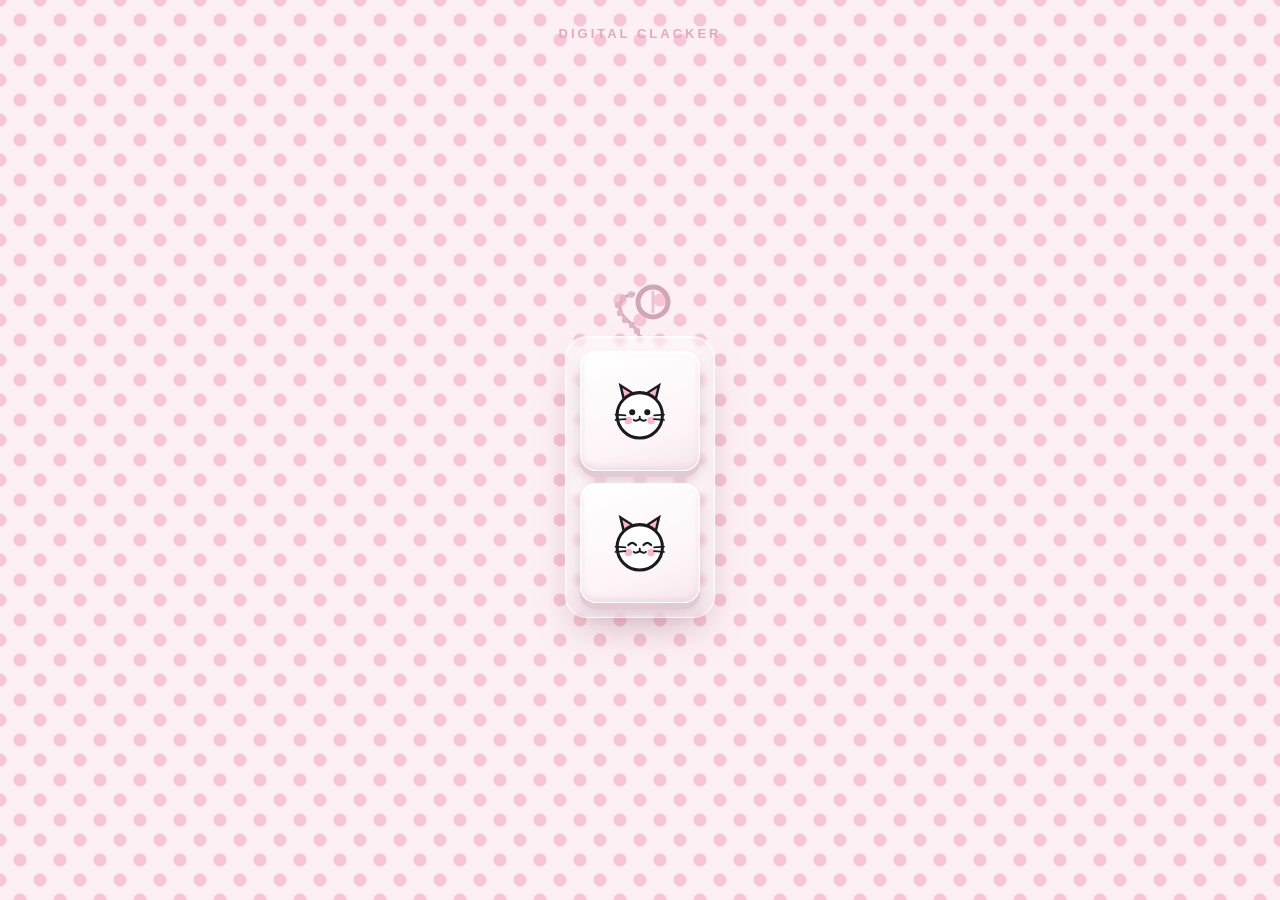
<file: index.html>
<!DOCTYPE html>
<html lang="ko" data-theme="cute">
<head>
<meta charset="UTF-8" />
<meta name="viewport" content="width=device-width, initial-scale=1.0, maximum-scale=1.0, user-scalable=no" />
<title>디지털 클락커 · 키캡키링</title>
<link rel="stylesheet" href="tokens.css" />
<style>
  * { box-sizing: border-box; -webkit-tap-highlight-color: transparent; }
  html, body { height: 100%; margin: 0; overscroll-behavior: none; }
  body {
    position: fixed; inset: 0;
    display: flex;
    flex-direction: column;
    align-items: center;
    justify-content: center;
    /* ── 땡땡이(폴카닷) 배경 ── */
    background-color: var(--bg);
    background-image:
      radial-gradient(circle, var(--bg-dot) 6px, transparent 7px),
      radial-gradient(circle, var(--bg-dot) 6px, transparent 7px);
    background-size: var(--bg-dot-size) var(--bg-dot-size);
    background-position: 0 0, calc(var(--bg-dot-size) / 2) calc(var(--bg-dot-size) / 2);
    font-family: var(--font-sans);
    color: var(--text);
    user-select: none;
    overflow: hidden;
  }

  /* ── 키링 전체 ── */
  .keyring {
    position: relative;
    display: flex;
    flex-direction: column;
    align-items: center;
  }

  /* 볼체인 + 고리 */
  .chain {
    width: 90px;
    height: 60px;
    margin-bottom: -6px;
    display: flex;
    justify-content: center;
  }
  .chain svg { overflow: visible; }

  /* 투명 바디 */
  .body {
    width: 150px;
    padding: 14px;
    display: flex;
    flex-direction: column;
    gap: var(--space-3);
    background: linear-gradient(135deg, var(--surface), var(--surface-2));
    border: 1.5px solid var(--surface-edge);
    border-radius: var(--radius-lg);
    box-shadow:
      0 18px 40px -12px rgba(120, 70, 90, 0.35),
      inset 0 1px 2px rgba(255,255,255,0.9),
      inset 0 -10px 22px rgba(220,190,205,0.3);
    backdrop-filter: blur(2px);
  }

  /* ── 키캡 ── */
  .keycap {
    position: relative;
    aspect-ratio: 1 / 1;
    border-radius: var(--radius-md);
    background: linear-gradient(160deg, var(--keycap-face-a) 0%, var(--keycap-face-b) 70%, var(--keycap-face-c) 100%);
    border: 1px solid rgba(255,255,255,0.9);
    box-shadow:
      0 6px 0 var(--keycap-side),            /* 키캡 옆벽(높이) */
      0 9px 14px rgba(120,80,100,0.25),
      inset 0 2px 3px rgba(255,255,255,0.95),
      inset 0 -3px 6px rgba(225,200,212,0.5);
    display: flex;
    align-items: center;
    justify-content: center;
    cursor: pointer;
    touch-action: manipulation;
    transition: transform .04s ease, box-shadow .04s ease;
    will-change: transform;
  }
  .keycap .glyph {
    width: 64%;
    height: 64%;
    display: flex;
    align-items: center;
    justify-content: center;
    pointer-events: none;
  }
  .keycap .glyph svg { width: 100%; height: 100%; }

  /* 눌림 상태 */
  .keycap.pressed {
    transform: translateY(5px);
    box-shadow:
      0 1px 0 var(--keycap-side),
      0 2px 5px rgba(120,80,100,0.25),
      inset 0 2px 4px rgba(220,196,208,0.55);
  }

  .title {
    position: fixed; top: 26px; left: 0; right: 0;
    text-align: center; font-size: var(--font-size-sm); letter-spacing: var(--tracking-title);
    color: var(--title); font-weight: var(--font-weight-bold);
  }
</style>
</head>
<body>
  <div class="title">DIGITAL CLACKER</div>

  <div class="keyring">
    <!-- 볼체인 + 고리 -->
    <div class="chain">
      <svg width="90" height="60" viewBox="0 0 90 60">
        <g stroke="#d6a9bb" stroke-width="3" fill="none">
          <path d="M45 60 C45 44 30 40 26 30 C22 20 30 12 40 12" />
        </g>
        <!-- 볼체인 구슬 -->
        <g fill="#e0b6c6">
          <circle cx="45" cy="56" r="3.2"/><circle cx="42" cy="49" r="3.2"/>
          <circle cx="37" cy="43" r="3.2"/><circle cx="30" cy="38" r="3.2"/>
          <circle cx="25" cy="31" r="3.2"/><circle cx="23" cy="23" r="3.2"/>
          <circle cx="28" cy="16" r="3.2"/><circle cx="36" cy="12.5" r="3.2"/>
        </g>
        <!-- 카라비너 고리 -->
        <g stroke="#d2a4b6" stroke-width="5" fill="none" stroke-linecap="round">
          <circle cx="58" cy="20" r="15"/>
        </g>
        <line x1="58" y1="9" x2="58" y2="31" stroke="#e8c4d2" stroke-width="3"/>
      </svg>
    </div>

    <!-- 투명 바디 -->
    <div class="body">
      <!-- 고양이 1: 동그란 눈 -->
      <div class="keycap" data-key="f" data-sound="hi" tabindex="0" aria-label="고양이 버튼 1">
        <span class="glyph">
          <svg viewBox="0 0 100 100">
            <!-- 귀 -->
            <path fill="#1b1b1f" d="M27 34 L22 13 L44 27 Z"/>
            <path fill="#1b1b1f" d="M73 34 L78 13 L56 27 Z"/>
            <path fill="#ffb3c8" d="M30 32 L27 20 L40 28 Z"/>
            <path fill="#ffb3c8" d="M70 32 L73 20 L60 28 Z"/>
            <!-- 얼굴 -->
            <circle cx="50" cy="56" r="30" fill="#fff" stroke="#1b1b1f" stroke-width="4"/>
            <!-- 볼터치 -->
            <circle cx="35" cy="63" r="5" fill="#ffb3c8"/>
            <circle cx="65" cy="63" r="5" fill="#ffb3c8"/>
            <!-- 눈 -->
            <circle cx="40" cy="52" r="4" fill="#1b1b1f"/>
            <circle cx="60" cy="52" r="4" fill="#1b1b1f"/>
            <!-- 코/입 -->
            <path d="M50 58 L50 61 M50 61 Q45 65 42 62 M50 61 Q55 65 58 62"
              fill="none" stroke="#1b1b1f" stroke-width="2.6" stroke-linecap="round"/>
            <!-- 수염 -->
            <g stroke="#1b1b1f" stroke-width="2.4" stroke-linecap="round">
              <line x1="18" y1="55" x2="31" y2="56"/><line x1="18" y1="62" x2="31" y2="61"/>
              <line x1="82" y1="55" x2="69" y2="56"/><line x1="82" y1="62" x2="69" y2="61"/>
            </g>
          </svg>
        </span>
      </div>

      <!-- 고양이 2: 웃는 눈 ^^ -->
      <div class="keycap" data-key="j" data-sound="lo" tabindex="0" aria-label="고양이 버튼 2">
        <span class="glyph">
          <svg viewBox="0 0 100 100">
            <!-- 귀 -->
            <path fill="#1b1b1f" d="M27 34 L22 13 L44 27 Z"/>
            <path fill="#1b1b1f" d="M73 34 L78 13 L56 27 Z"/>
            <path fill="#ffb3c8" d="M30 32 L27 20 L40 28 Z"/>
            <path fill="#ffb3c8" d="M70 32 L73 20 L60 28 Z"/>
            <!-- 얼굴 -->
            <circle cx="50" cy="56" r="30" fill="#fff" stroke="#1b1b1f" stroke-width="4"/>
            <!-- 볼터치 -->
            <circle cx="35" cy="63" r="5" fill="#ffb3c8"/>
            <circle cx="65" cy="63" r="5" fill="#ffb3c8"/>
            <!-- 웃는 눈 -->
            <path d="M35 53 Q40 47 45 53" fill="none" stroke="#1b1b1f" stroke-width="3" stroke-linecap="round"/>
            <path d="M55 53 Q60 47 65 53" fill="none" stroke="#1b1b1f" stroke-width="3" stroke-linecap="round"/>
            <!-- 코/입 -->
            <path d="M50 58 L50 61 M50 61 Q45 65 42 62 M50 61 Q55 65 58 62"
              fill="none" stroke="#1b1b1f" stroke-width="2.6" stroke-linecap="round"/>
            <!-- 수염 -->
            <g stroke="#1b1b1f" stroke-width="2.4" stroke-linecap="round">
              <line x1="18" y1="55" x2="31" y2="56"/><line x1="18" y1="62" x2="31" y2="61"/>
              <line x1="82" y1="55" x2="69" y2="56"/><line x1="82" y1="62" x2="69" y2="61"/>
            </g>
          </svg>
        </span>
      </div>
    </div>
  </div>

<script>
(function () {
  // ── 오디오: Web Audio API로 기계식 '딸깍' 합성 ──
  let ctx;
  function audio() {
    if (!ctx) ctx = new (window.AudioContext || window.webkitAudioContext)();
    return ctx;
  }

  // 모바일(특히 iOS) 오디오 언락:
  //  1) 첫 사용자 입력에서 AudioContext resume + 무음 버퍼 재생
  //  2) 무음 루프 <audio>로 오디오 세션을 'playback'으로 전환 → 무음 스위치에도 소리 재생
  let unlocked = false;
  let silentEl;
  function unlockAudio() {
    if (unlocked) return;
    const ac = audio();
    if (ac.state === "suspended") ac.resume();
    // 무음 버퍼 1샘플 재생
    const b = ac.createBuffer(1, 1, 22050);
    const s = ac.createBufferSource();
    s.buffer = b; s.connect(ac.destination); s.start(0);
    // 무음 루프 오디오 (iOS 무음 스위치 우회)
    if (!silentEl) {
      silentEl = new Audio(
        "[data-uri]"
      );
      silentEl.loop = true;
      silentEl.volume = 0.001;
    }
    silentEl.play().catch(function(){});
    unlocked = true;
  }
  // 화면 어디를 처음 만지든 언락
  ["pointerdown", "touchstart", "keydown"].forEach(function (ev) {
    window.addEventListener(ev, unlockAudio, { once: false, passive: true });
  });
  document.addEventListener("visibilitychange", function () {
    if (!document.hidden && ctx && ctx.state === "suspended") ctx.resume();
  });

  // 두 단계(누름/뗌) 클릭. variant: 음높이/질감 살짝 다르게
  function click(variant, down) {
    const ac = audio();
    if (ac.state === "suspended") ac.resume();
    const t = ac.currentTime;
    const base = variant === "hi" ? 1.0 : 0.82;

    // 1) 짧은 노이즈 버스트 = 플라스틱 부딪히는 '딱'
    const dur = 0.045;
    const buf = ac.createBuffer(1, Math.floor(ac.sampleRate * dur), ac.sampleRate);
    const data = buf.getChannelData(0);
    for (let i = 0; i < data.length; i++) {
      const env = Math.pow(1 - i / data.length, down ? 7 : 12);
      data[i] = (Math.random() * 2 - 1) * env;
    }
    const noise = ac.createBufferSource();
    noise.buffer = buf;
    const bp = ac.createBiquadFilter();
    bp.type = "bandpass";
    bp.frequency.value = (down ? 2600 : 3400) * base;
    bp.Q.value = 0.8;
    const ng = ac.createGain();
    ng.gain.value = down ? 0.5 : 0.32;
    noise.connect(bp).connect(ng).connect(ac.destination);
    noise.start(t);
    noise.stop(t + dur);

    // 2) 짧은 톤 = '딸깍'의 울림
    const osc = ac.createOscillator();
    osc.type = "triangle";
    osc.frequency.setValueAtTime((down ? 720 : 1050) * base, t);
    osc.frequency.exponentialRampToValueAtTime((down ? 380 : 620) * base, t + 0.03);
    const og = ac.createGain();
    og.gain.setValueAtTime(down ? 0.22 : 0.14, t);
    og.gain.exponentialRampToValueAtTime(0.0001, t + 0.05);
    osc.connect(og).connect(ac.destination);
    osc.start(t);
    osc.stop(t + 0.06);
  }

  // ── 키캡 누름/뗌 처리 ──
  const caps = {};
  document.querySelectorAll(".keycap").forEach((cap) => {
    caps[cap.dataset.key] = cap;
  });

  function press(cap) {
    if (!cap || cap.classList.contains("pressed")) return;
    cap.classList.add("pressed");
    click(cap.dataset.sound, true);
  }
  function release(cap) {
    if (!cap || !cap.classList.contains("pressed")) return;
    cap.classList.remove("pressed");
    click(cap.dataset.sound, false);
  }

  // 포인터(마우스/터치)
  document.querySelectorAll(".keycap").forEach((cap) => {
    cap.addEventListener("pointerdown", (e) => { e.preventDefault(); unlockAudio(); press(cap); });
    cap.addEventListener("pointerup", () => release(cap));
    cap.addEventListener("pointerleave", () => release(cap));
    cap.addEventListener("pointercancel", () => release(cap));
  });

  // 키보드 F / J
  window.addEventListener("keydown", (e) => {
    if (e.repeat) return;
    const cap = caps[e.key.toLowerCase()];
    if (cap) { e.preventDefault(); press(cap); }
  });
  window.addEventListener("keyup", (e) => {
    const cap = caps[e.key.toLowerCase()];
    if (cap) release(cap);
  });
})();
</script>
</body>
</html>
</file>
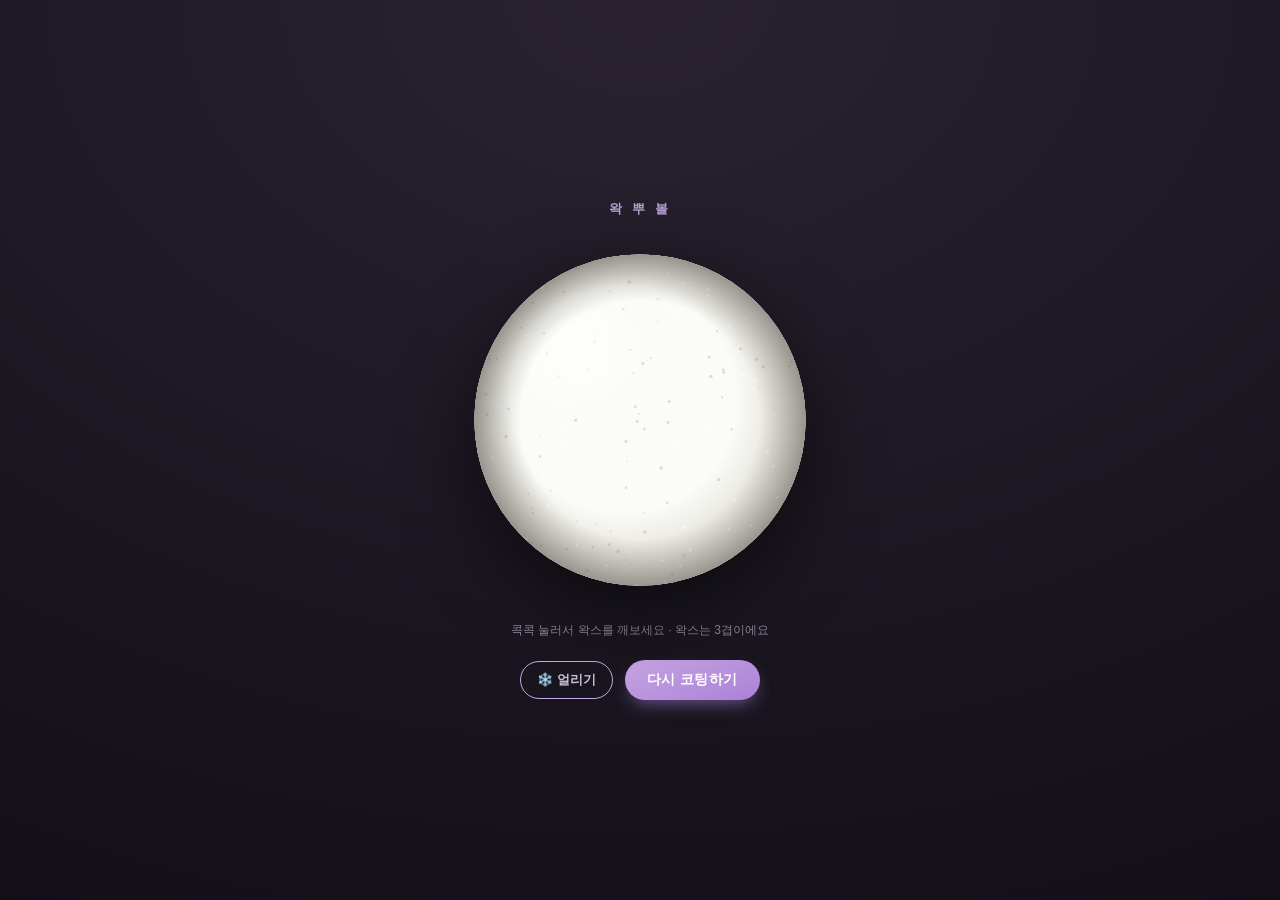
<file: wakppu.html>
<!DOCTYPE html>
<html lang="ko" data-theme="dark">
<head>
<meta charset="UTF-8" />
<meta name="viewport" content="width=device-width, initial-scale=1.0, maximum-scale=1.0, user-scalable=no" />
<title>왁뿌볼 · 눌러서 빠작</title>
<link rel="stylesheet" href="tokens.css" />
<style>
  * { box-sizing: border-box; -webkit-tap-highlight-color: transparent; }
  html, body { height: 100%; margin: 0; overscroll-behavior: none; }
  body {
    position: fixed; inset: 0;
    display: flex; flex-direction: column;
    align-items: center; justify-content: center;
    gap: var(--space-5);
    background: var(--bg-grad);
    font-family: var(--font-sans);
    color: var(--text); user-select: none; overflow: hidden;
  }
  .title {
    font-size: var(--font-size-sm); letter-spacing: var(--tracking-title);
    font-weight: var(--font-weight-bold); color: var(--title);
  }
  .stage {
    position: relative;
    width: min(82vw, 360px); aspect-ratio: 1 / 1;
    touch-action: none;
    filter: drop-shadow(var(--shadow-elevated));
    transition: transform var(--dur-fast) var(--ease-out);
  }
  .stage.squish { transform: scale(0.95); }
  .stage canvas { position: absolute; inset: 0; width: 100%; height: 100%; border-radius: var(--radius-round); }
  .hint { font-size: var(--font-size-xs); color: var(--text-muted); height: 16px; transition: opacity var(--dur-slow); }
  .done .hint { opacity: 0; }
  .toast {
    position: absolute; left: 50%; top: 50%;
    transform: translate(-50%,-50%) scale(.8);
    padding: 10px 18px; border-radius: var(--radius-pill);
    background: var(--surface); color: var(--toast-text);
    font-weight: var(--font-weight-black); font-size: var(--font-size-lg);
    opacity: 0; pointer-events: none;
    transition: opacity var(--dur-slow), transform var(--dur-slow);
  }
  .toast.show { opacity: 1; transform: translate(-50%,-50%) scale(1); }
  .controls { display: flex; gap: var(--space-3); align-items: center; }
  .btn {
    appearance: none; border: 0; cursor: pointer;
    padding: 11px 22px; border-radius: var(--radius-pill);
    background: linear-gradient(160deg, var(--accent), var(--accent-2));
    color: var(--on-accent); font-weight: var(--font-weight-black);
    font-size: var(--font-size-md); letter-spacing: var(--tracking-wide);
    box-shadow: var(--shadow-btn);
    transition: transform var(--dur-fast) var(--ease-out), filter var(--dur-base);
  }
  .btn:active { transform: translateY(2px); filter: brightness(.95); }
  .toggle {
    appearance: none; border: 1.5px solid var(--accent);
    background: transparent; color: var(--text); cursor: pointer;
    padding: 9px 16px; border-radius: var(--radius-pill);
    font-size: var(--font-size-sm); font-weight: var(--font-weight-bold);
    transition: background var(--dur-base), color var(--dur-base);
  }
  .toggle[aria-pressed="true"] { background: var(--accent); color: var(--on-accent); }
</style>
</head>
<body>
  <div class="title">왁 뿌 볼</div>

  <div class="stage" id="stage">
    <canvas id="slime"></canvas>
    <canvas id="wax0"></canvas>
    <canvas id="wax1"></canvas>
    <canvas id="wax2"></canvas>
    <canvas id="fx"></canvas>
    <div class="toast" id="toast">다 부쉈다! 🎉</div>
  </div>

  <div class="hint" id="hint">콕콕 눌러서 왁스를 깨보세요 · 왁스는 3겹이에요</div>
  <div class="controls">
    <button class="toggle" id="freeze" aria-pressed="false">❄️ 얼리기</button>
    <button class="btn" id="reset">다시 코팅하기</button>
  </div>

<script>
(function () {
  const stage = document.getElementById("stage");
  const slimeC = document.getElementById("slime");
  const fxC = document.getElementById("fx");
  const toast = document.getElementById("toast");
  const sc = slimeC.getContext("2d");
  const fc = fxC.getContext("2d");

  // 왁스 3겹 (index 0=바닥, 2=표면)
  const LAYERS = 3;
  const waxC = [0,1,2].map((i) => document.getElementById("wax"+i));
  const wx = waxC.map((c) => c.getContext("2d", { willReadFrequently: true }));

  let W=0,H=0,R=0,CX=0,CY=0,DPR=1;
  let frozen = false;

  // ── 디자인 토큰 읽기 ──
  const css = (n, fb) => {
    const v = getComputedStyle(document.documentElement).getPropertyValue(n).trim();
    return v || fb;
  };
  const T = {};
  function loadTokens() {
    T.waxTop    = css("--wax-top","#fbfbf7");
    T.waxMid    = css("--wax-mid","#eceae4");
    T.waxBottom = css("--wax-bottom","#e6e3da");
    T.waxEdge   = css("--wax-edge","#d7d4cd");
    T.waxRim    = css("--wax-rim","#f3efe6");
    T.waxRimSh  = css("--wax-rim-shadow","#b4afa4");
    T.waxChip   = css("--wax-chip","#f3efe6");
    T.waxCrack  = css("--wax-crack","#6e6a62");
  }

  // ── 속 색 테마(랜덤) ──
  const THEMES = [
    { name:"솜사탕", stops:["#ffb3d9","#c9a7f0","#9ed1ff"], beads:["#ffffff","#fff3a8","#ffd1e8"] },
    { name:"피스타치오", stops:["#cfe89a","#8fc46b","#5d9648"], beads:["#7a4a2a","#fff6d8","#b5e08a"] },
    { name:"그레이프", stops:["#d7b3ff","#a974e6","#6f3fb0"], beads:["#ffffff","#e7c6ff","#ffd86b"] },
    { name:"피치", stops:["#ffd9a8","#ff9e7d","#f06a6a"], beads:["#fff3d8","#ffffff","#ffc4a8"] },
    { name:"민트초코", stops:["#bff0e0","#7fd9c2","#4ea892"], beads:["#5a3b2a","#3a261a","#ffffff"] },
  ];
  let theme = THEMES[0];

  function setup() {
    DPR = Math.min(window.devicePixelRatio || 1, 2.5);
    const rect = stage.getBoundingClientRect();
    W = Math.round(rect.width*DPR); H = Math.round(rect.height*DPR);
    [slimeC, fxC, ...waxC].forEach(c => { c.width=W; c.height=H; });
    CX=W/2; CY=H/2; R=W*0.46;
    loadTokens();
    coatWax();
  }

  // ── 슬라임 본체 + 비즈 ──
  function drawSlime() {
    sc.clearRect(0,0,W,H);
    sc.save();
    sc.beginPath(); sc.arc(CX,CY,R,0,Math.PI*2); sc.clip();

    const g = sc.createRadialGradient(CX-R*0.3,CY-R*0.35,R*0.1,CX,CY,R);
    g.addColorStop(0, theme.stops[0]);
    g.addColorStop(0.5, theme.stops[1]);
    g.addColorStop(1, theme.stops[2]);
    sc.fillStyle = g; sc.fillRect(0,0,W,H);

    for (let i=0;i<10;i++){
      const a=Math.random()*Math.PI*2, rr=Math.random()*R*0.72;
      const bx=CX+Math.cos(a)*rr, by=CY+Math.sin(a)*rr, br=R*(0.1+Math.random()*0.22);
      const bg=sc.createRadialGradient(bx,by,0,bx,by,br);
      bg.addColorStop(0,"rgba(255,255,255,0.35)"); bg.addColorStop(1,"rgba(255,255,255,0)");
      sc.fillStyle=bg; sc.beginPath(); sc.arc(bx,by,br,0,Math.PI*2); sc.fill();
    }

    // 비즈(박힌 알갱이)
    const beads = Math.floor((R*R)/650);
    for (let i=0;i<beads;i++){
      const a=Math.random()*Math.PI*2, rr=Math.sqrt(Math.random())*R*0.92;
      const x=CX+Math.cos(a)*rr, y=CY+Math.sin(a)*rr, s=(2.5+Math.random()*3.5)*DPR;
      sc.fillStyle=theme.beads[(Math.random()*theme.beads.length)|0];
      sc.beginPath(); sc.arc(x,y,s,0,Math.PI*2); sc.fill();
      sc.fillStyle="rgba(255,255,255,0.8)";
      sc.beginPath(); sc.arc(x-s*0.3,y-s*0.3,s*0.32,0,Math.PI*2); sc.fill();
    }

    const hg=sc.createRadialGradient(CX-R*0.38,CY-R*0.42,0,CX-R*0.38,CY-R*0.42,R*0.6);
    hg.addColorStop(0,"rgba(255,255,255,0.7)"); hg.addColorStop(0.5,"rgba(255,255,255,0.1)"); hg.addColorStop(1,"rgba(255,255,255,0)");
    sc.fillStyle=hg; sc.beginPath(); sc.ellipse(CX-R*0.32,CY-R*0.36,R*0.42,R*0.3,-0.5,0,Math.PI*2); sc.fill();
    const rim=sc.createRadialGradient(CX,CY,R*0.7,CX,CY,R);
    rim.addColorStop(0,"rgba(40,10,40,0)"); rim.addColorStop(1,"rgba(30,5,30,0.5)");
    sc.fillStyle=rim; sc.fillRect(0,0,W,H);
    sc.restore();
  }

  // ── 왁스 3겹 코팅 ──
  function coatLayer(ctx, base, gloss) {
    ctx.globalCompositeOperation="source-over";
    ctx.clearRect(0,0,W,H);
    ctx.save();
    ctx.beginPath(); ctx.arc(CX,CY,R,0,Math.PI*2); ctx.clip();

    const g=ctx.createRadialGradient(CX-R*0.3,CY-R*0.35,R*0.1,CX,CY,R);
    g.addColorStop(0, base); g.addColorStop(0.65, base); g.addColorStop(1, T.waxEdge);
    ctx.fillStyle=g; ctx.fillRect(0,0,W,H);

    const dots=Math.floor((R*R)/120);
    for (let i=0;i<dots;i++){
      const a=Math.random()*Math.PI*2, rr=Math.sqrt(Math.random())*R;
      const x=CX+Math.cos(a)*rr, y=CY+Math.sin(a)*rr, s=Math.random()*1.5*DPR+0.3*DPR;
      ctx.fillStyle=Math.random()>0.5?"rgba(255,255,255,0.5)":"rgba(150,148,140,0.3)";
      ctx.beginPath(); ctx.arc(x,y,s,0,Math.PI*2); ctx.fill();
    }
    if (gloss){
      const hg=ctx.createRadialGradient(CX-R*0.4,CY-R*0.44,0,CX-R*0.4,CY-R*0.44,R*0.55);
      hg.addColorStop(0,"rgba(255,255,255,0.85)"); hg.addColorStop(1,"rgba(255,255,255,0)");
      ctx.fillStyle=hg; ctx.beginPath();
      ctx.ellipse(CX-R*0.34,CY-R*0.38,R*0.36,R*0.26,-0.5,0,Math.PI*2); ctx.fill();
    }
    const rim=ctx.createRadialGradient(CX,CY,R*0.72,CX,CY,R);
    rim.addColorStop(0,"rgba(120,116,108,0)"); rim.addColorStop(1,"rgba(90,86,80,0.5)");
    ctx.fillStyle=rim; ctx.fillRect(0,0,W,H);
    ctx.restore();
  }
  function coatWax() {
    theme = THEMES[(Math.random()*THEMES.length)|0];
    drawSlime();
    const bases=[T.waxBottom, T.waxMid, T.waxTop];
    for (let i=0;i<LAYERS;i++) coatLayer(wx[i], bases[i], i===LAYERS-1);
    done=false; firstCrack=true;
    stage.classList.remove("done"); toast.classList.remove("show");
  }

  // ── 깨기 ──
  function inBall(x,y){ const dx=x-CX,dy=y-CY; return dx*dx+dy*dy<=R*R; }

  function topLayerAt(x,y){
    const ix=Math.max(0,Math.min(W-1,x|0)), iy=Math.max(0,Math.min(H-1,y|0));
    for (let i=LAYERS-1;i>=0;i--){
      if (wx[i].getImageData(ix,iy,1,1).data[3] > 40) return i;
    }
    return -1;
  }

  function jaggedPoly(x,y,rad){
    const n=8+(Math.random()*5|0), pts=[];
    for (let i=0;i<n;i++){
      const a=(i/n)*Math.PI*2, r=rad*(0.6+Math.random()*0.7);
      pts.push([x+Math.cos(a)*r, y+Math.sin(a)*r]);
    }
    return pts;
  }

  function crackLayer(ctx, x, y, rad, big){
    const poly=jaggedPoly(x,y,rad);
    ctx.save();
    ctx.beginPath(); ctx.arc(CX,CY,R,0,Math.PI*2); ctx.clip();

    // 퍼지는 금
    ctx.strokeStyle="rgba(110,106,98,0.55)"; ctx.lineWidth=1.4*DPR; ctx.lineCap="round";
    const spokes=4+(Math.random()*3|0);
    for (let s=0;s<spokes;s++){
      const a=Math.random()*Math.PI*2; let px=x,py=y;
      ctx.beginPath(); ctx.moveTo(px,py);
      const segs=3+(Math.random()*3|0), len=rad*(1.3+Math.random());
      for (let k=1;k<=segs;k++){
        const t=k/segs;
        px=x+Math.cos(a)*len*t+(Math.random()-0.5)*rad*0.4;
        py=y+Math.sin(a)*len*t+(Math.random()-0.5)*rad*0.4;
        ctx.lineTo(px,py);
      }
      ctx.stroke();
    }
    // 조각 제거
    ctx.globalCompositeOperation="destination-out";
    ctx.beginPath(); ctx.moveTo(poly[0][0],poly[0][1]);
    for (let i=1;i<poly.length;i++) ctx.lineTo(poly[i][0],poly[i][1]);
    ctx.closePath(); ctx.fill();
    ctx.globalCompositeOperation="source-over";
    // 단면 두께(림)
    ctx.beginPath(); ctx.moveTo(poly[0][0],poly[0][1]);
    for (let i=1;i<poly.length;i++) ctx.lineTo(poly[i][0],poly[i][1]);
    ctx.closePath(); ctx.lineJoin="round";
    ctx.strokeStyle=T.waxRim; ctx.lineWidth=5*DPR; ctx.stroke();
    ctx.strokeStyle=T.waxRimSh; ctx.lineWidth=2*DPR; ctx.stroke();
    ctx.restore();
  }

  function crackAt(x,y,big){
    const layer = topLayerAt(x,y);
    if (layer < 0) { squishTap(); return false; }   // 이미 다 깬 곳 → 말랑 탭
    const rad = R * (big ? 0.22 : 0.14);
    crackLayer(wx[layer], x, y, rad, big);
    spawnChips(x,y, big?9:5);
    crunch(big, layer);
    if (layer === 0) beadBurst(x,y);                 // 바닥층 뚫림 → 비즈 쏟아짐
    maybeCheckDone();
    return true;
  }

  // ── 파티클: 왁스 조각 + 비즈 ──
  const parts=[]; let fxRunning=false;
  function spawnChips(x,y,n){
    for (let i=0;i<n;i++){
      const a=Math.random()*Math.PI*2, sp=(1+Math.random()*3.5)*DPR;
      parts.push({ type:"chip", x,y, vx:Math.cos(a)*sp, vy:Math.sin(a)*sp-1.8*DPR,
        s:(1.6+Math.random()*3.4)*DPR, life:1, rot:Math.random()*Math.PI, vr:(Math.random()-0.5)*0.4 });
    }
    runFx();
  }
  function beadBurst(x,y){
    const n=8+(Math.random()*7|0);
    for (let i=0;i<n;i++){
      const a=Math.random()*Math.PI*2, sp=(1.5+Math.random()*4)*DPR;
      parts.push({ type:"bead", x,y, vx:Math.cos(a)*sp, vy:Math.sin(a)*sp-2.2*DPR,
        s:(2.5+Math.random()*3)*DPR, life:1,
        col: theme.beads[(Math.random()*theme.beads.length)|0] });
    }
    runFx();
  }
  function runFx(){ if (!fxRunning){ fxRunning=true; requestAnimationFrame(fxLoop); } }
  function fxLoop(){
    fc.clearRect(0,0,W,H);
    for (let i=parts.length-1;i>=0;i--){
      const p=parts[i];
      p.vy+=0.35*DPR; p.x+=p.vx; p.y+=p.vy; p.life-=0.022;
      if (p.life<=0){ parts.splice(i,1); continue; }
      fc.globalAlpha=Math.max(0,p.life);
      if (p.type==="bead"){
        fc.fillStyle=p.col;
        fc.beginPath(); fc.arc(p.x,p.y,p.s,0,Math.PI*2); fc.fill();
        fc.globalAlpha=Math.max(0,p.life)*0.8; fc.fillStyle="rgba(255,255,255,0.85)";
        fc.beginPath(); fc.arc(p.x-p.s*0.3,p.y-p.s*0.3,p.s*0.32,0,Math.PI*2); fc.fill();
      } else {
        p.rot+=p.vr;
        fc.save(); fc.translate(p.x,p.y); fc.rotate(p.rot);
        fc.fillStyle=T.waxChip; fc.fillRect(-p.s/2,-p.s/2,p.s,p.s*0.8); fc.restore();
      }
    }
    fc.globalAlpha=1;
    if (parts.length) requestAnimationFrame(fxLoop);
    else { fc.clearRect(0,0,W,H); fxRunning=false; }
  }

  // ── 소리 ──
  let ctx, unlocked=false, silentEl, lastSound=0;
  function audio(){ if(!ctx) ctx=new (window.AudioContext||window.webkitAudioContext)(); return ctx; }
  function unlockAudio(){
    if (unlocked) return;
    const ac=audio(); if (ac.state==="suspended") ac.resume();
    const b=ac.createBuffer(1,1,22050); const s=ac.createBufferSource(); s.buffer=b; s.connect(ac.destination); s.start(0);
    if (!silentEl){ silentEl=new Audio("[data-uri]"); silentEl.loop=true; silentEl.volume=0.001; }
    silentEl.play().catch(function(){}); unlocked=true;
  }
  ["pointerdown","touchstart","keydown"].forEach(ev=>window.addEventListener(ev,unlockAudio,{passive:true}));

  // 표면 톡톡(탭핑) — 안 깨질 만큼 가벼운 접촉음
  function tapSound(){
    const ac=audio(); if (ac.state==="suspended") ac.resume();
    const now=ac.currentTime;
    const dur=0.012;
    const buf=ac.createBuffer(1,Math.floor(ac.sampleRate*dur),ac.sampleRate);
    const d=buf.getChannelData(0);
    for (let i=0;i<d.length;i++) d[i]=(Math.random()*2-1)*Math.pow(1-i/d.length,5);
    const src=ac.createBufferSource(); src.buffer=buf;
    const bp=ac.createBiquadFilter(); bp.type="bandpass";
    bp.frequency.value=(frozen?5200:3800); bp.Q.value=1.4;
    const g=ac.createGain(); g.gain.value=0.07;
    src.connect(bp).connect(g).connect(ac.destination); src.start(now); src.stop(now+dur);
    // 살짝의 울림
    const o=ac.createOscillator(); o.type="triangle";
    o.frequency.setValueAtTime(frozen?2400:1700,now);
    o.frequency.exponentialRampToValueAtTime(900,now+0.02);
    const og=ac.createGain(); og.gain.setValueAtTime(0.05,now);
    og.gain.exponentialRampToValueAtTime(0.0001,now+0.03);
    o.connect(og).connect(ac.destination); o.start(now); o.stop(now+0.04);
  }
  // 다 깬 슬라임 누름 — 물컹 탭
  function squishTap(){
    const ac=audio(); if (ac.state==="suspended") ac.resume();
    const now=ac.currentTime;
    const o=ac.createOscillator(); o.type="sine";
    o.frequency.setValueAtTime(220,now); o.frequency.exponentialRampToValueAtTime(90,now+0.1);
    const g=ac.createGain(); g.gain.setValueAtTime(0.0001,now);
    g.gain.exponentialRampToValueAtTime(0.18,now+0.01); g.gain.exponentialRampToValueAtTime(0.0001,now+0.13);
    o.connect(g).connect(ac.destination); o.start(now); o.stop(now+0.15);
  }
  // 왁스 깨짐 — 빠작/사각 (얼리면 더 단단/고음)
  function crunch(big, layer){
    const ac=audio(); if (ac.state==="suspended") ac.resume();
    const now=ac.currentTime;
    if (now-lastSound<0.018) return;
    lastSound=now;
    if (big){
      const o=ac.createOscillator(); o.type="sine";
      o.frequency.setValueAtTime(frozen?180:150,now);
      o.frequency.exponentialRampToValueAtTime(frozen?70:60,now+0.12);
      const g=ac.createGain(); g.gain.setValueAtTime(0.0001,now);
      g.gain.exponentialRampToValueAtTime(frozen?0.34:0.4,now+0.01);
      g.gain.exponentialRampToValueAtTime(0.0001,now+0.16);
      o.connect(g).connect(ac.destination); o.start(now); o.stop(now+0.18);
    }
    const bursts=(big?4:2)+(Math.random()*3|0);
    for (let k=0;k<bursts;k++){
      const t=now+k*(0.004+Math.random()*0.012);
      const dur=(frozen?0.012:0.018)+Math.random()*0.02;
      const buf=ac.createBuffer(1,Math.floor(ac.sampleRate*dur),ac.sampleRate);
      const d=buf.getChannelData(0);
      for (let i=0;i<d.length;i++) d[i]=(Math.random()*2-1)*Math.pow(1-i/d.length,frozen?8:6);
      const src=ac.createBufferSource(); src.buffer=buf;
      const bp=ac.createBiquadFilter(); bp.type="bandpass";
      bp.frequency.value=(frozen?3000:1600)+Math.random()*(frozen?4500:3800); bp.Q.value=0.7+Math.random();
      const g=ac.createGain(); g.gain.value=(big?0.2:0.13)+Math.random()*0.12;
      src.connect(bp).connect(g).connect(ac.destination); src.start(t); src.stop(t+dur);
    }
  }

  // ── 진행도 ──
  let done=false, firstCrack=true, checkTick=0;
  function maybeCheckDone(){
    if (done) return;
    if ((checkTick++ % 6)!==0) return;
    const N=60;
    const tmp=maybeCheckDone._c||(maybeCheckDone._c=document.createElement("canvas"));
    tmp.width=N; tmp.height=N;
    const tctx=tmp.getContext("2d",{willReadFrequently:true});
    tctx.clearRect(0,0,N,N); tctx.drawImage(waxC[0],0,0,N,N);   // 바닥층 기준
    const data=tctx.getImageData(0,0,N,N).data;
    let total=0,remain=0; const cx=N/2,cy=N/2,rr=(N/2)*0.92;
    for (let y=0;y<N;y++) for (let x=0;x<N;x++){
      const dx=x-cx,dy=y-cy; if (dx*dx+dy*dy>rr*rr) continue;
      total++; if (data[(y*N+x)*4+3]>25) remain++;
    }
    if (total && remain/total<0.07) finish();
  }
  function finish(){
    done=true; stage.classList.add("done"); toast.classList.add("show");
    const ac=audio(); const t=ac.currentTime;
    [660,880,1320].forEach((f,i)=>{
      const o=ac.createOscillator(); o.type="sine"; o.frequency.value=f;
      const g=ac.createGain();
      g.gain.setValueAtTime(0.0001,t+i*0.08);
      g.gain.exponentialRampToValueAtTime(0.18,t+i*0.08+0.02);
      g.gain.exponentialRampToValueAtTime(0.0001,t+i*0.08+0.25);
      o.connect(g).connect(ac.destination); o.start(t+i*0.08); o.stop(t+i*0.08+0.3);
    });
  }

  // ── 입력 ──
  let holding=false, lastX=null, lastY=null;
  function pos(e){
    const r=stage.getBoundingClientRect();
    return [ (e.clientX-r.left)*(W/r.width), (e.clientY-r.top)*(H/r.height) ];
  }
  stage.addEventListener("pointerdown",(e)=>{
    e.preventDefault(); unlockAudio();
    holding=true; stage.classList.add("squish");
    stage.setPointerCapture && stage.setPointerCapture(e.pointerId);
    const [x,y]=pos(e); lastX=x; lastY=y;
    tapSound();                                  // 접촉 톡
    if (inBall(x,y)){ crackAt(x,y, firstCrack); firstCrack=false; }
  });
  stage.addEventListener("pointermove",(e)=>{
    if (!holding) return; e.preventDefault();
    const [x,y]=pos(e);
    if (lastX!==null){
      const d=Math.hypot(x-lastX,y-lastY);
      if (d > R*0.14 && inBall(x,y)){ crackAt(x,y,false); lastX=x; lastY=y; }
    }
  });
  function end(){ holding=false; lastX=lastY=null; stage.classList.remove("squish"); }
  stage.addEventListener("pointerup",end);
  stage.addEventListener("pointercancel",end);

  document.getElementById("reset").addEventListener("click",()=>{
    parts.length=0; fc.clearRect(0,0,W,H); coatWax();
  });
  const freezeBtn=document.getElementById("freeze");
  freezeBtn.addEventListener("click",()=>{
    frozen=!frozen; freezeBtn.setAttribute("aria-pressed", String(frozen));
    freezeBtn.textContent = frozen ? "❄️ 얼림" : "❄️ 얼리기";
  });

  setup();
  let rt;
  window.addEventListener("resize",()=>{ clearTimeout(rt); rt=setTimeout(setup,200); });
})();
</script>
</body>
</html>
</file>
<file: tokens.css>
/* =====================================================================
   디자인 토큰 (Design Tokens) — 디지털 클락커 / 왁뿌볼
   ---------------------------------------------------------------------
   구조: Primitive(원시값) → Semantic(의미값) → Theme(테마별 override)
   런타임 소스. 기계가독 소스는 tokens.json 참고.
   사용법: <link rel="stylesheet" href="tokens.css">
           <html data-theme="cute"> 또는 data-theme="dark"
   ===================================================================== */

:root {
  /* ── Primitive · 색상 ───────────────────────────────── */
  /* 핑크(큐트) */
  --pink-50:  #fdf0f4;
  --pink-100: #ffd9e6;
  --pink-200: #ffb3c8;
  --pink-300: #f7c5d5;
  --pink-400: #e6a6bd;
  --pink-700: #b8086e;

  /* 퍼플(왁뿌 UI) */
  --purple-100: #cabfd4;
  --purple-300: #b79fd0;
  --purple-400: #c9a7e6;
  --purple-500: #a981d6;
  --purple-700: #5b3b6e;

  /* 잉크 / 중성 */
  --ink-900: #1b1b1f;
  --ink-700: #443a4a;
  --white:   #ffffff;

  /* 다크 배경 */
  --night-900: #110e16;
  --night-700: #1a1620;
  --night-500: #2a2230;

  /* 왁스(크림) 톤 */
  --wax-cream-50: #fbfbf7;
  --wax-cream-100: #f3efe6;
  --wax-cream-200: #eceae4;
  --wax-cream-300: #e6e3da;
  --wax-cream-400: #d7d4cd;
  --wax-cream-shadow: #b4afa4;
  --wax-crack-ink: #6e6a62;

  /* ── Primitive · 간격(8pt 스케일) ──────────────────── */
  --space-1: 4px;
  --space-2: 8px;
  --space-3: 12px;
  --space-4: 16px;
  --space-5: 22px;
  --space-6: 28px;
  --space-8: 40px;

  /* ── Primitive · 반경 ──────────────────────────────── */
  --radius-sm: 8px;
  --radius-md: 16px;
  --radius-lg: 22px;
  --radius-pill: 999px;
  --radius-round: 50%;

  /* ── Primitive · 타이포 ────────────────────────────── */
  --font-sans: -apple-system, BlinkMacSystemFont, "Segoe UI",
    "Apple SD Gothic Neo", "Malgun Gothic", sans-serif;
  --font-size-xs: 12px;
  --font-size-sm: 13px;
  --font-size-md: 14px;
  --font-size-lg: 16px;
  --font-weight-bold: 700;
  --font-weight-black: 800;
  --tracking-wide: 0.5px;
  --tracking-title: 3px;

  /* ── Primitive · 모션 ──────────────────────────────── */
  --dur-fast: 0.06s;
  --dur-base: 0.15s;
  --dur-slow: 0.25s;
  --ease-out: ease;

  /* ── Primitive · 그림자 ────────────────────────────── */
  --shadow-float: 0 18px 40px -12px rgba(60, 70, 90, 0.35);
  --shadow-drop: 0 24px 36px rgba(0, 0, 0, 0.55);
  --shadow-btn: 0 8px 18px -6px rgba(160, 120, 210, 0.7);
}

/* =====================================================================
   Semantic + Theme
   ===================================================================== */

/* 기본(큐트) = 키캡키링. data-theme 없을 때도 적용. */
:root,
[data-theme="cute"] {
  --bg: var(--pink-50);
  --bg-dot: var(--pink-300);
  --bg-dot-size: 40px;

  --surface: rgba(255, 255, 255, 0.55);
  --surface-2: rgba(255, 255, 255, 0.2);
  --surface-edge: rgba(255, 255, 255, 0.75);

  --text: var(--pink-700);
  --text-muted: var(--pink-400);
  --title: var(--pink-400);

  --accent: var(--pink-200);
  --accent-2: var(--pink-100);
  --on-accent: var(--white);

  --keycap-face-a: var(--white);
  --keycap-face-b: #fdf4f7;
  --keycap-face-c: #f6e7ec;
  --keycap-side: #e3c9d3;

  --shadow-elevated: var(--shadow-float);
}

/* 다크 = 왁뿌볼 */
[data-theme="dark"] {
  --bg: var(--night-700);
  --bg-grad: radial-gradient(120% 120% at 50% 0%,
              var(--night-500) 0%, var(--night-700) 60%, var(--night-900) 100%);

  --surface: rgba(255, 255, 255, 0.92);
  --text: var(--purple-100);
  --text-muted: rgba(202, 191, 212, 0.65);
  --title: var(--purple-300);

  --accent: var(--purple-400);
  --accent-2: var(--purple-500);
  --on-accent: var(--white);
  --toast-text: var(--purple-700);

  --shadow-elevated: var(--shadow-drop);

  /* 왁뿌 전용(캔버스에서 JS가 읽어 사용) */
  --wax-top: var(--wax-cream-50);
  --wax-mid: var(--wax-cream-200);
  --wax-bottom: var(--wax-cream-300);
  --wax-edge: var(--wax-cream-400);
  --wax-rim: var(--wax-cream-100);
  --wax-rim-shadow: var(--wax-cream-shadow);
  --wax-chip: var(--wax-cream-100);
  --wax-crack: var(--wax-crack-ink);
}
</file>
